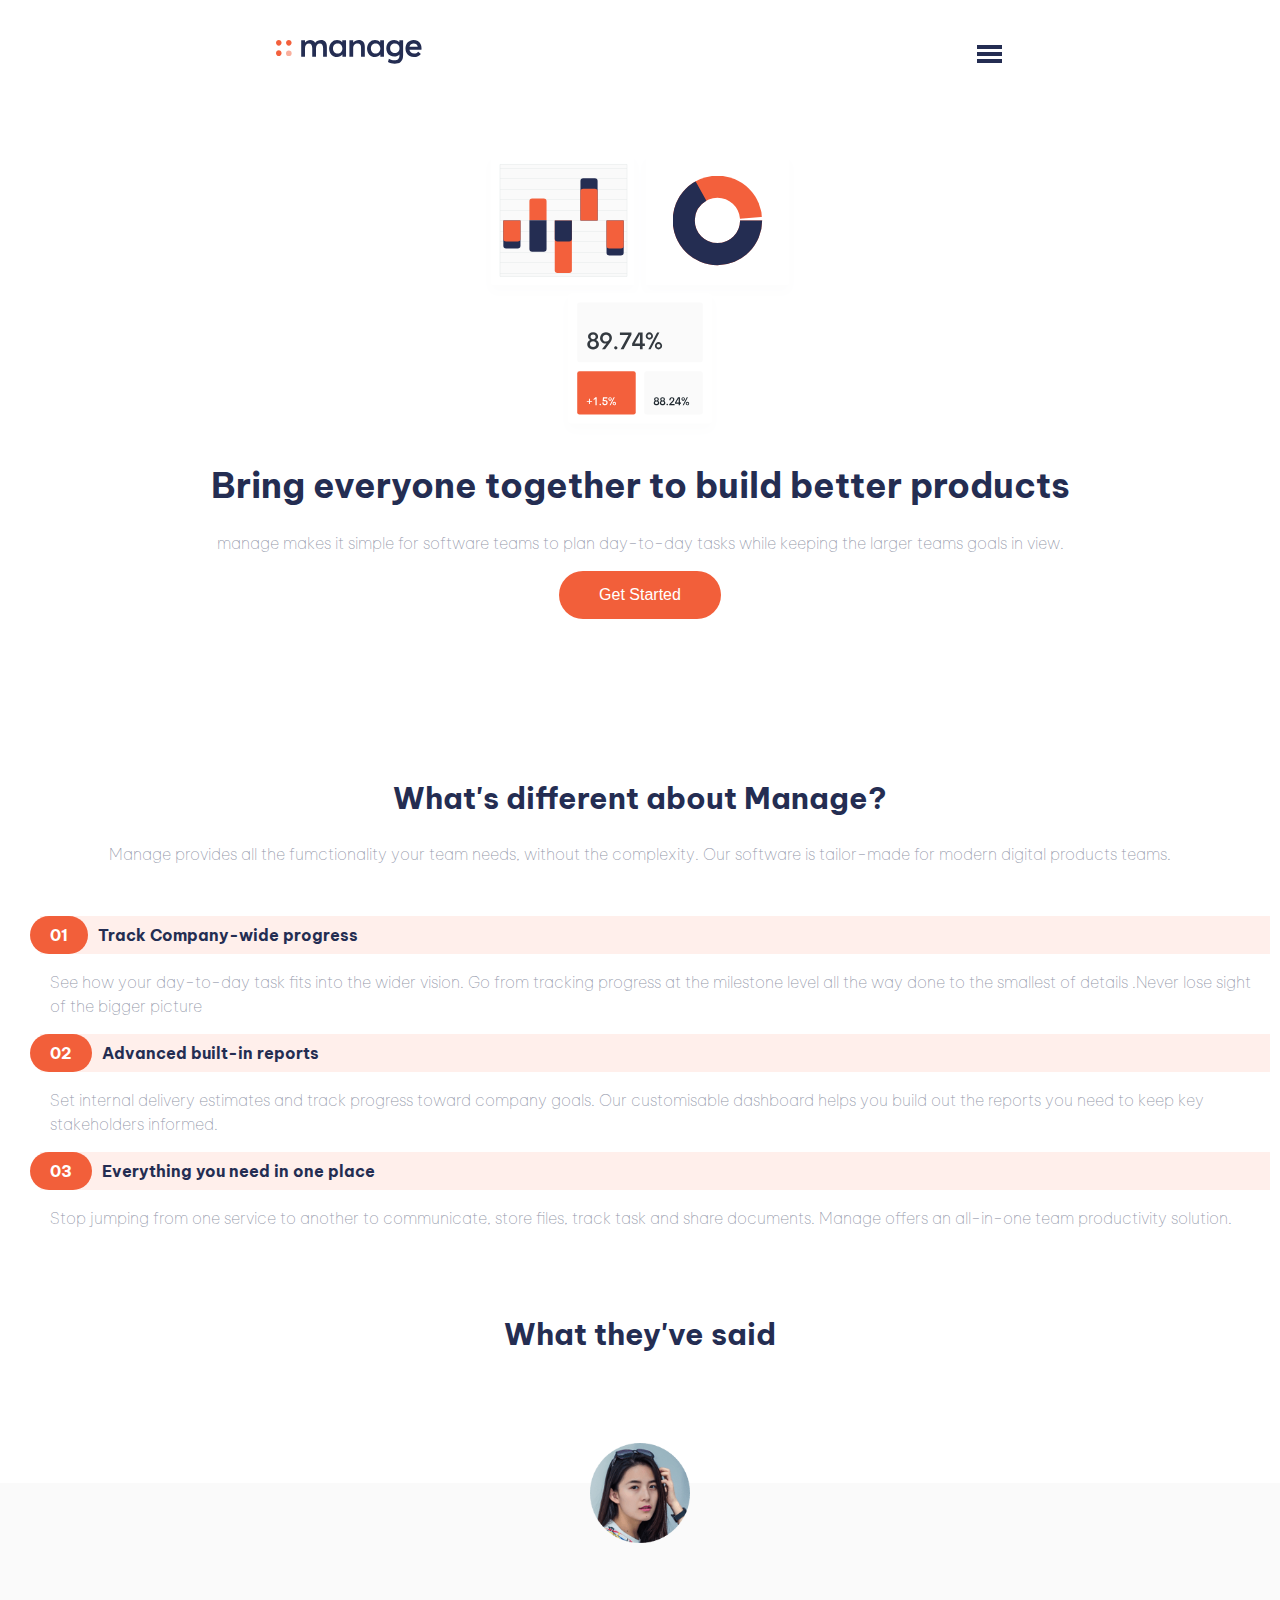
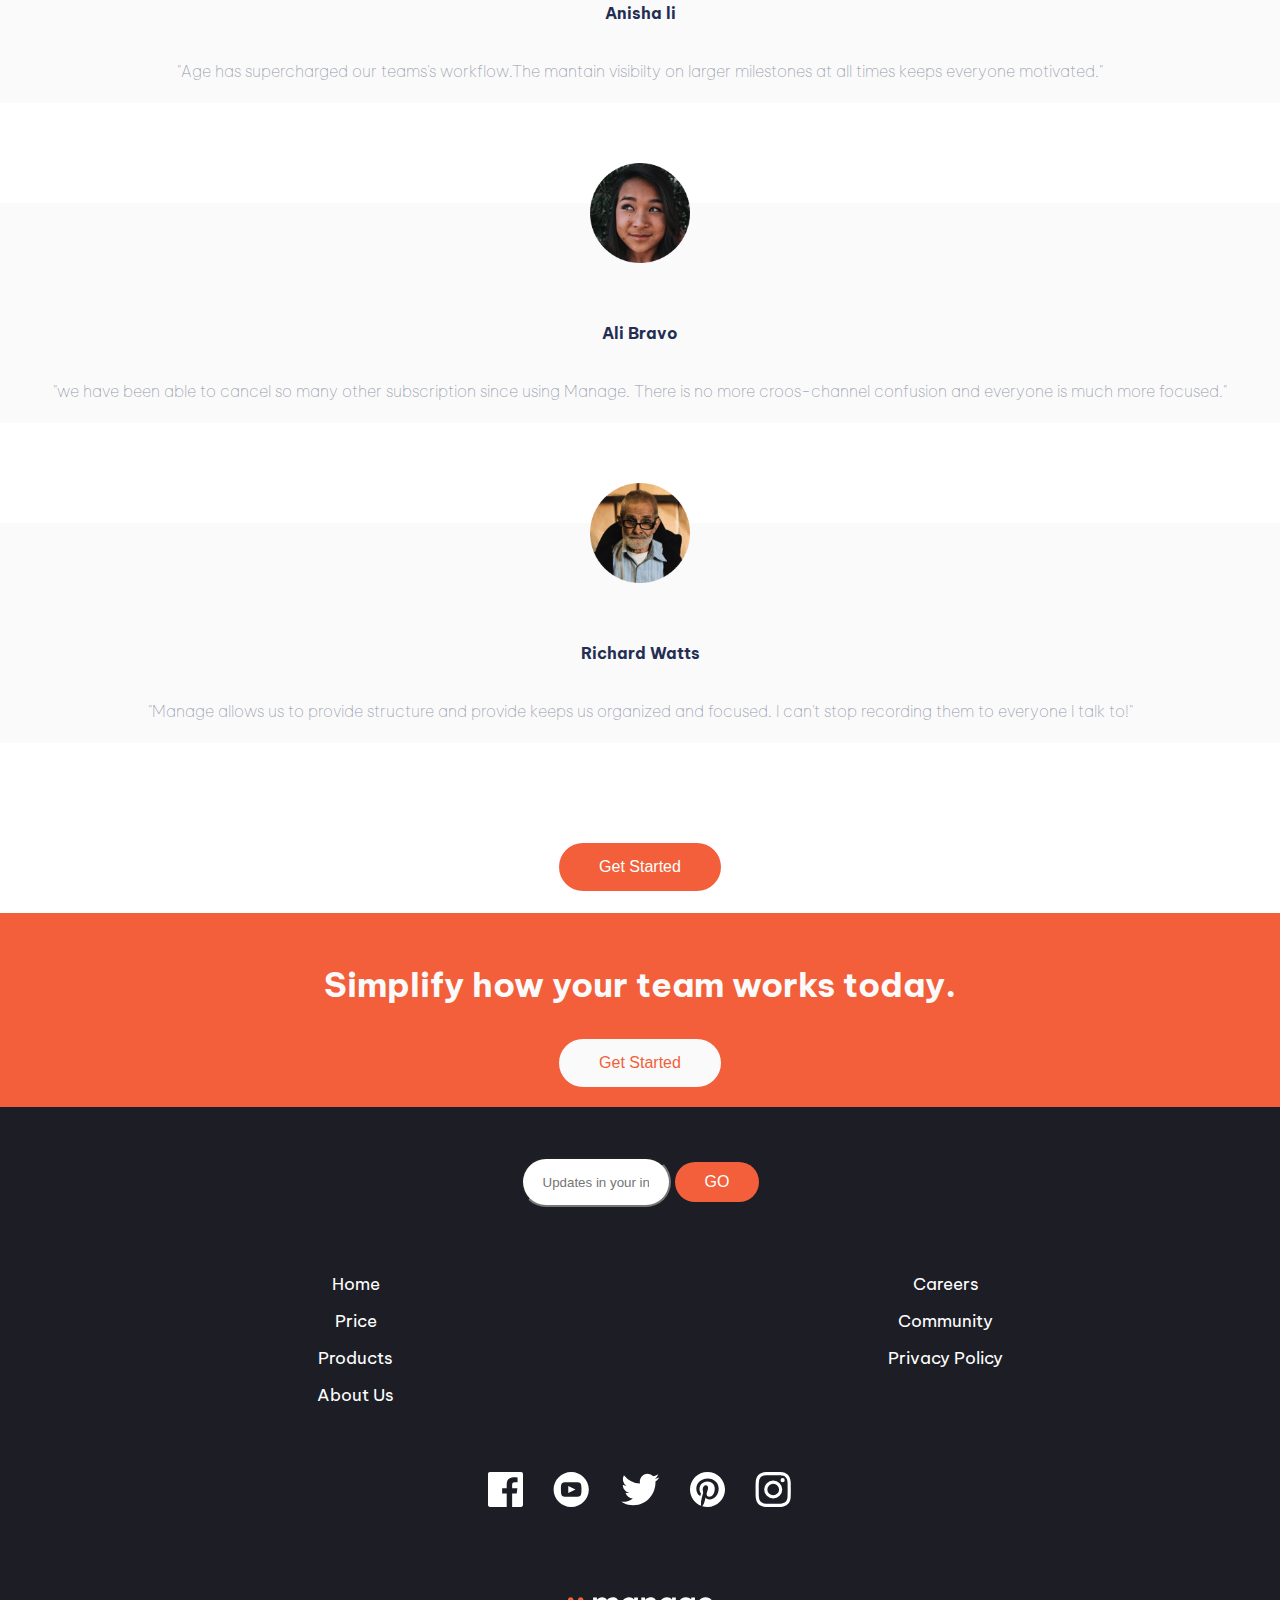
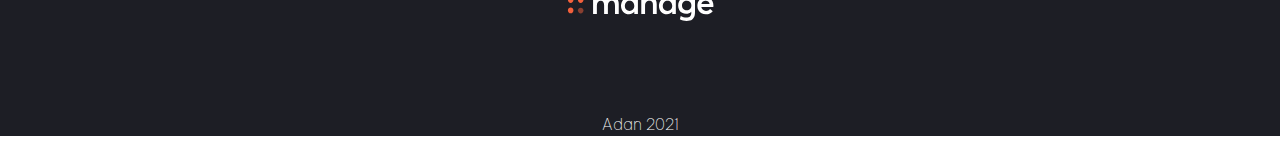
<file: FrontEnd/Front1-AdanMateo/index.html>
<!DOCTYPE html>
<html lang="es">
  <head>
    <meta charset="UTF-8" />
    <meta name="viewport" content="width=device-width, initial-scale=1.0" />
    <!--Estilos -->
    <link rel="stylesheet" href="styles.css" />
    <!--Íconos-->
    <link
      rel="icon"
      type="image/png"
      sizes="32x32"
      href="./images/favicon-32x32.png"
    />
    <!--Fuentes-->
    <link
      href="https://fonts.googleapis.com/css2?family=Be+Vietnam:wght@100;400;500&display=swap"
      rel="stylesheet"
    />
    <script
      src="https://code.jquery.com/jquery-3.5.1.js"
      integrity="sha256-QWo7LDvxbWT2tbbQ97B53yJnYU3WhH/C8ycbRAkjPDc="
      crossorigin="anonymous"
    ></script>
    <!--Título-->
    <title>Frontend I - Landing page - Examen Práctico Final</title>
  </head>

  <body>
    <header>
      <!--LOGO-->
      <div class="contenedordelogo">
        <img src="img/logo.svg" alt="logo" />
      </div>
      <!--Menu-->

      <div class="menu">
        <!--Nav Mobile-->
        <div class="hamburger-menu">
          <img src="./img/icon-hamburger.svg" alt="imagen menu hamburguesa" />
        </div>
        <!--Nav desktop-->
        <div class="menu-pc">
          <nav class="nav">
            <ul>
              <li><a href="#">Home </a></li>
              <li><a href="#">Price</a></li>
              <li><a href="#">Products</a></li>
              <li><a href="#">About Us</a></li>
            </ul>
          </nav>
          <button type="button">Get Started</button>
        </div>
      </div>
    </header>

    <main>
      <!--BANNER-->
      <section class="banner">
        <img src="./img/illustration-intro.svg" alt="gráficos" />
        <div class="texto-banner">
          <h1>Bring everyone together to build better products</h1>
          <p>
            manage makes it simple for software teams to plan day-to-day tasks
            while keeping the larger teams goals in view.
          </p>
        </div>
        <div class="banner-button">
          <button type="button">Get Started</button>
        </div>
      </section>

      <!--CONTENIDO PRINCIPAL - DIFERENCIAS-->
      <section class="contenido-principal">
        <article class="diferencias">
          <div class="texto-diferencias">
            <h2>What's different about Manage?</h2>
            <p>
              Manage provides all the fumctionality your team needs, without the
              complexity. Our software is tailor-made for modern digital
              products teams.
            </p>
          </div>

          <div class="items">
            <div class="list-items">
              <h3><span>01</span>Track Company-wide progress</h3>
              <p>
                See how your day-to-day task fits into the wider vision. Go from
                tracking progress at the milestone level all the way done to the
                smallest of details .Never lose sight of the bigger picture
              </p>
            </div>

            <div class="list-items">
              <h3><span>02</span>Advanced built-in reports</h3>
              <p>
                Set internal delivery estimates and track progress toward
                company goals. Our customisable dashboard helps you build out
                the reports you need to keep key stakeholders informed.
              </p>
            </div>

            <div class="list-items">
              <h3><span>03</span>Everything you need in one place</h3>
              <p>
                Stop jumping from one service to another to communicate, store
                files, track task and share documents. Manage offers an
                all-in-one team productivity solution.
              </p>
            </div>
          </div>
        </article>
      </section>

      <!--TARJETAS DE OPINIONES-->

      <section class="opiniones">
        <h2>What they've said</h2>

        <div clase="tarjetas">
          <article class="tarjeta">
            <img src="./img/avatar-anisha.png" alt="foto de anisha" />
            <div class="comentario">
              <h3>Anisha li</h3>
              <p>
                "Age has supercharged our teams's workflow.The mantain visibilty
                on larger milestones at all times keeps everyone motivated."
              </p>
            </div>
          </article>

          <article class="tarjeta">
            <img src="./img/avatar-ali.png" alt="foto de ali" />
            <div class="comentario">
              <h3>Ali Bravo</h3>
              <p>
                "we have been able to cancel so many other subscription since
                using Manage. There is no more croos-channel confusion and
                everyone is much more focused."
              </p>
            </div>
          </article>

          <article class="tarjeta">
            <img src="./img/avatar-richard.png" alt="foto de ali" />
            <div class="comentario">
              <h3>Richard Watts</h3>
              <p>
                "Manage allows us to provide structure and provide keeps us
                organized and focused. I can't stop recording them to everyone I
                talk to!"
              </p>
            </div>
          </article>
        </div>

        <div class="tarjetas-button">
          <button type="button">Get Started</button>
        </div>
      </section>

      <!--SUBSCRIPCIONES-->
      <section class="subscripciones">
        <h1>Simplify how your team works today.</h1>
        <div class="subscripcion-button">
          <button type="button">Get Started</button>
        </div>
      </section>
    </main>
    <!--FOOTER-->
    <footer>
      <section class="contacto-menu">
        <div class="form">
          <form>
            <label for="input"></label>
            <input
              type="text"
              name="input"
              placeholder="Updates in your inbox..."
            />
            <button type="submit">GO</button>
          </form>
        </div>

        <div class="menu-footer">
          <div class="menu-izquierdo">
            <ul>
              <li><a href="#">Home </a></li>
              <li><a href="#">Price</a></li>
              <li><a href="#">Products</a></li>
              <li><a href="#">About Us</a></li>
            </ul>
          </div>
          <div class="menu-derecho">
            <ul>
              <li><a href="#">Careers</a></li>
              <li><a href="#">Community</a></li>
              <li><a href="#">Privacy Policy</a></li>
            </ul>
          </div>
        </div>

        <div class="iconos">
          <img src="./img/icon-facebook.svg" alt="facebook" />
          <img src="./img/icon-youtube.svg" alt="youtube" />
          <img src="./img/icon-twitter.svg" alt="twitter" />
          <img src="./img/icon-pinterest.svg" alt="pinterest" />
          <img src="./img/icon-instagram.svg" alt="instagram" />
        </div>

        <div class="footer-logo">
          <img src="./img/logofooter.svg" />
        </div>
      </section>

      <!--DERECHOS DE AUTOR-->
      <section class="derechos">
        <p>Adan 2021</p>
      </section>
    </footer>
  </body>
</html>
</file>
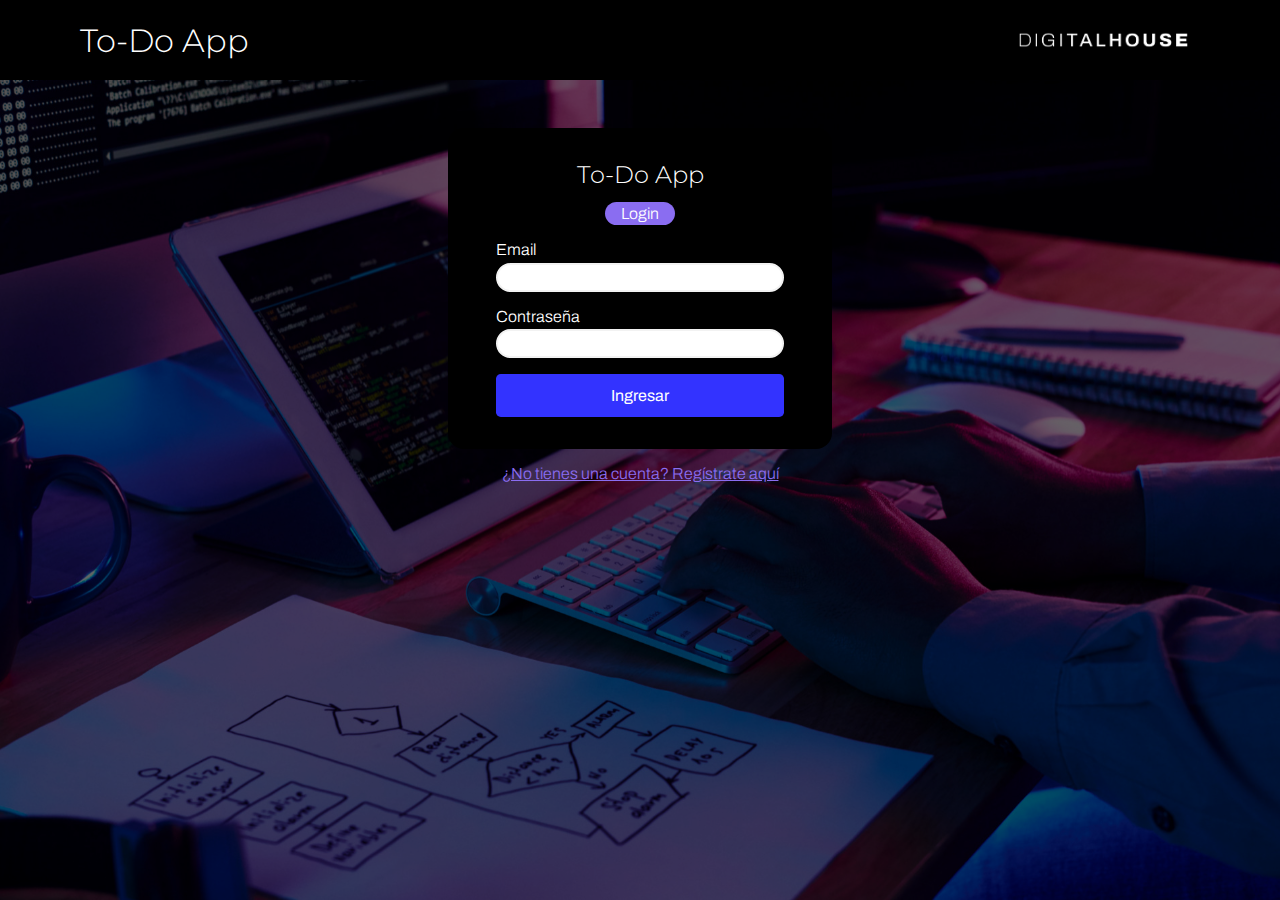
<file: FrontEnd/ToDo-AdanMateo/index.html>
<!DOCTYPE html>
<html lang="es">

<head>
  <meta charset="UTF-8">
  <meta http-equiv="X-UA-Compatible" content="IE=edge">
  <meta name="viewport" content="width=device-width, initial-scale=1.0">
  <title>ToDo App</title>
  <link rel="icon" type="image/x-icon" href="./assets/DH_Logo_Black.png">
  <meta name="description" content="Digital House CTD | Proyecto integrador | FRONTEND II"/>


  <!-- ---------------- estilos compartidos de login y signup ---------------- -->
  <link rel="stylesheet" href="./css/loginSignupStyles.css">

  <!-- ---------------------- logica aplicada en login ----------------------- -->
  <script src="./scripts/utils.js"></script>
  <script src="./scripts/login.js"></script>

</head>

<body>

  <header class="container">
    <nav>
      <h1>To-Do App</h1>
      <img src="./assets/DigitalHouse_Logo_White.png" alt="logo DH">
    </nav>
  </header>

  <div class="container">
    <form>
      <div class="form-header">
        <h2>To-Do App</h2>
        <p class="rounded">Login</p>
      </div>

      <label>Email</label>
      <input id="inputEmail" type="text">
      <label>Contraseña</label>
      <input id="inputPassword" type="password">

      <button type="submit">Ingresar</button>

    </form>

    <div class="ingresarA">
      <a href="signup.html">¿No tienes una cuenta? Regístrate aquí</a>
    </div>

  </div>

</body>

</html>
</file>
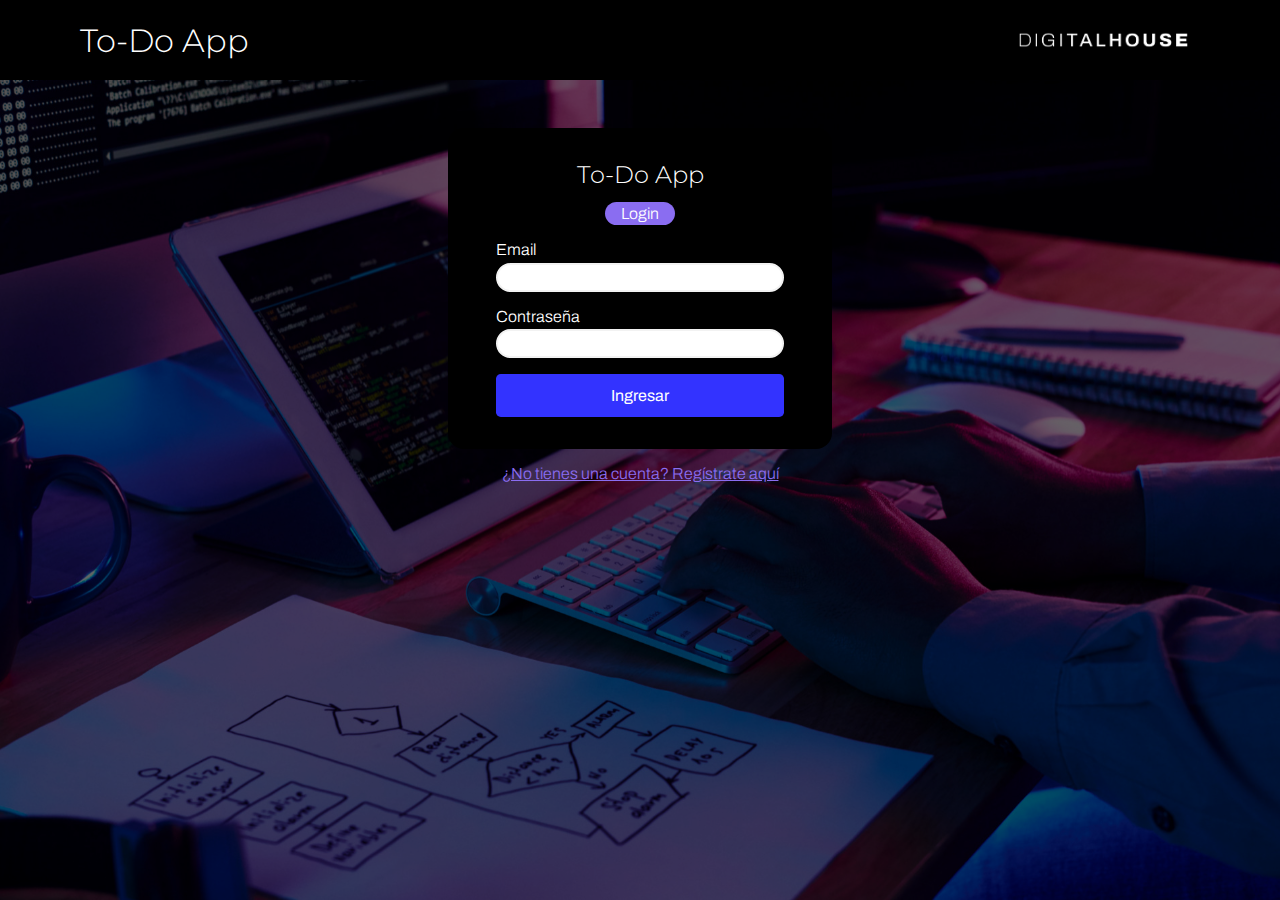
<file: FrontEnd/ToDo-AdanMateo/mis-tareas.html>
<!DOCTYPE html>
<html lang="es">

<head>
  <meta charset="UTF-8">
  <meta http-equiv="X-UA-Compatible" content="IE=edge">
  <meta name="viewport" content="width=device-width, initial-scale=1.0">
  <title>ToDo App</title>
  <link rel="icon" type="image/x-icon" href="./assets/DH_Logo_Black.png">
  <meta name="description" content="Digital House CTD | Proyecto integrador | FRONTEND II" />

  <!-- ----------------------------- estilos CSS ----------------------------- -->
  <link rel="stylesheet" href="./css/tasksStyles.css">

  <!-- ------------------- libreria de iconos Fontawesome -------------------- -->
  <link rel="stylesheet" href="https://cdnjs.cloudflare.com/ajax/libs/font-awesome/6.1.1/css/all.min.css"
    integrity="sha512-KfkfwYDsLkIlwQp6LFnl8zNdLGxu9YAA1QvwINks4PhcElQSvqcyVLLD9aMhXd13uQjoXtEKNosOWaZqXgel0g=="
    crossorigin="anonymous" referrerpolicy="no-referrer" />

  <!-- logica de la página -->
  <script src="./scripts/taks.js"></script>

</head>

<body>

  <!-- cabecera con barra de navegación -->
  <header class="container">
    <nav>
      <h1>To-Do App</h1>

      <div class="user-info">
        <p>nombre</p>
        <div class="user-image"></div>
        <button id="closeApp"><i class="fa-solid fa-right-from-bracket"></i> Cerrar sesión</button>
      </div>
    </nav>
  </header>

  <main class="container">
    <!-- carga de tareas -->
    <form class="nueva-tarea">
      <input id="nuevaTarea" type="text" placeholder="nueva tarea">
      <button type="submit" id="btnCreateTask"><i class="fa-solid fa-pencil"></i> Crear tarea</button>
    </form>

    <!-- contenedor vacío para las que pasen a pendientes -->
    <ul class="tareas-pendientes">

    </ul>

    <h2>Tareas finalizadas <span id="cantidad-finalizadas">0</span></h2>
    <!-- contenedor vacío para las que pasen a terminadas -->
    <ul class="tareas-terminadas">

    </ul>

  </main>


  <footer>
    <img src="./assets/DH_Logo_White.png" alt="">
    <p>| Frontend II Team ♥</p>
  </footer>
</body>

</html>
</file>
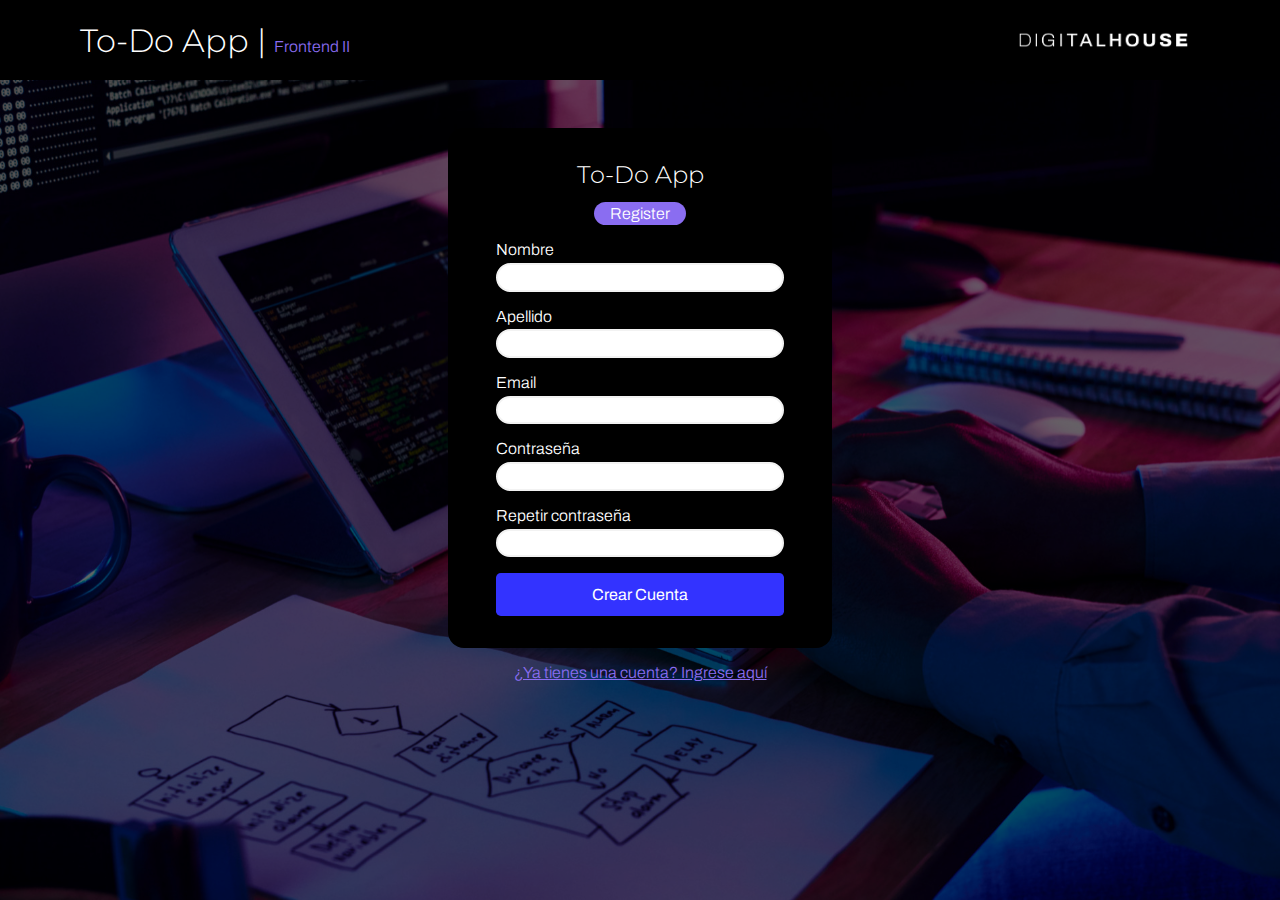
<file: FrontEnd/ToDo-AdanMateo/signup.html>
<!DOCTYPE html>
<html lang="es">

<head>
  <meta charset="UTF-8">
  <meta http-equiv="X-UA-Compatible" content="IE=edge">
  <meta name="viewport" content="width=device-width, initial-scale=1.0">
  <title>ToDo App</title>
  <link rel="icon" type="image/x-icon" href="./assets/DH_Logo_Black.png">
  <meta name="description" content="Digital House CTD | Proyecto integrador | FRONTEND II"/>


  <!-- ---------------- estilos compartidos de login y signup ---------------- -->
  <link rel="stylesheet" href="./css/loginSignupStyles.css">


  <!-- ---------------------- logica aplicada en register -------------------- -->
  <script src="./scripts/utils.js"></script>
  <script src="./scripts/signup.js"></script>

</head>

<body>
  <header class="container">
    <nav>
      <h1>To-Do App | <span>Frontend II</span></h1>
      <img src="./assets/DigitalHouse_Logo_White.png" alt="logo DH">
    </nav>
  </header>

  <div class="container">
    <form>
      <div class="form-header">
        <h2>To-Do App</h2>
        <p class="rounded">Register</p>
      </div>

      <label>Nombre</label>
      <input id="inputNombre" type="text">

      <label>Apellido</label>
      <input id="inputApellido" type="text">

      <label>Email</label>
      <input id="inputEmail" type="text">

      <label>Contraseña</label>
      <input id="inputPassword" type="password">

      <label>Repetir contraseña</label>
      <input id="inputPasswordRepetida" type="password">

      <button type="submit">Crear Cuenta</button>
    </form>

    <div class="ingresarA">
      <a href="index.html">¿Ya tienes una cuenta? Ingrese aquí</a>
    </div>
  </div>

</body>

</html>
</file>
<file: FrontEnd/Front1-AdanMateo/styles.css>
@import url('https://fonts.google.com/specimen/Be+Vietnam');

/*COLORES*/
:root {
    --color-primario-anaranjado: hsl(12, 88%, 59%);
    --color-primario-azul: hsl(228, 39%, 23%);
    --color-neutro-gris: hsl(227, 12%, 61%);
    --color-neutro-azul: hsl(233, 12%, 13%);
    --color-neutro-anaranjado: hsl(13, 100%, 96%);
    --color-neutro-blanco: hsl(0, 0%, 98%);
}

/* Generales*/
* {
    box-sizing: border-box;
}

html,
body {
    margin: 0;
    padding: 0;
    max-width: 100%;
    font-family: 'Be Vietnam', sans-serif;
    font-size: 16px;
    color: var(--color-primario-azul);
    text-align: center;
}

h1 {
    font-weight: 700;
    font-size: 35px;
}

h2 {
    font-weight: bold;
    font-size: 30px
}

h3 {
    font-size: 16px;
}

p {
    color: var(--color-neutro-gris);
    font-weight: lighter;
    line-height: 24px;
}

button {
    padding: 15px 40px;
    border-radius: 50px;
    background-color: var(--color-primario-anaranjado);
    color: white;
    border: none;
    font-size: 16px;
    text-align: center;
}

button:hover {
    opacity: 0.7;
    cursor: pointer
}

li {
    text-decoration: none;
    list-style: none;
}

a {
    text-decoration: none
}

/*HEADER*/
header {
    display: flex;
    justify-content: space-around;
    align-content: center;
    margin-top: 40px;
    height: 100px;
    width: 100%;
}

/*LOGO*/
.logo {
    margin-top: 50px;
    text-align: center;
}

/*BANNER*/
.banner {
    display: flex;
    justify-content: center;
    align-content: center;
    margin: 10px;
}

/*CONTENIDO PRINCIPAL*/
.contenido-principal {
    margin: 160px 10px 60px 10px;
}

.items {
    margin-top: 50px;
    margin-left: 30px;
}

.items h3 {
    background-color: var(--color-neutro-anaranjado);
    padding: 9px 0;
    text-align: left;
}

.items span {
    padding: 9px 20px;
    background-color: var(--color-primario-anaranjado);
    border-radius: 50px;

    color: white;
}

/*TARJETAS*/
.opiniones {
    display: flex;
}

.opiniones h2 {
    margin-bottom: 100px;
}

.tarjeta {
    background-color: var(--color-neutro-blanco);
    margin: 30px 0 100px 0px;
}

.tarjeta img {
    height: 100px;
    position: relative;
    top: -40px
}

.tarjeta p {
    text-align: center;
    padding: 20px;
}

/*SUBSCRICIONES*/
.subscripciones {
    width: 100%;
    background-color: var(--color-primario-anaranjado);
    color: var(--color-neutro-blanco);
}

.subscripciones h1 {
    font-size: 34px;
    padding: 50px 40px 10px 40px;
}

.subscripciones button {
    margin-bottom: 20px;
    color: var(--color-primario-anaranjado);
    background-color: var(--color-neutro-blanco);
}


/*FOOTER*/
footer {
    background-color: var(--color-neutro-azul);
    position: relative;
    margin-top: 0px;
}

/*FORM FOOTER*/

.form {
    display: flex;
    justify-content: center;
    align-content: center;
}

form {
    margin-top: 50px;
}

input {
    height: 50px;
    width: 150px;
    padding: 00px 20px;
    border-radius: 70px
}

form button {
    padding: 11px 30px;

}

/*MENUS FOOTER*/
.menu-footer{
    display: flex;
    margin: 50px;
}

.menu-footer li {
    list-style: none;
    color: white;
    font-size: 17px;
}

.menu-footer a {
    text-decoration: none;
    color:white;
}

.menu-footer li:hover {
    color: var(--color-primario-anaranjado);
}


/*DERECHOS DE AUTOR*/
.derechos p{
    color: white;
}


@media only screen and (min-width: 375px) {


    /*HAMBURGER*/
    .hamburger-menu {
        float: right;
        cursor: pointer;
        height: 4px;
        margin-top: 5px;
        width: 30px;
    }

    /* MENU PC*/
    .menu-pc {
        display: none;
    }

    .menu-pc button {
        display: none;
    }

    /*BANNER*/
    .banner {
        flex-direction: column;
    }

    .banner img {
        height: 290px;
        margin: 0 auto
    }

    /*CONTENIDO PRINCIPAL*/

    .items h3 {
        width: 100%;
    }

    .items p {
        text-align: left;
        margin-left: 10px
    }

    .items span {
        text-align: left;
        position: relative;
        right: 10px
    }

    /*TARJETAS*/
    .opiniones {
        width: 100%;
        justify-content: space-around;
        flex-direction: column;
    }

    /*SUBSCRICIONES*/
    .subscripciones {
        text-align: center;
    }

    /*MENUS FOOTER*/
.menu-footer{
    justify-content: space-around;
}

.menu-footer li {
    margin-top: 15px;
}

.iconos {
    display: flex;
    justify-content: center;
    margin-bottom: 50px;
}

.iconos img {
    height: 35px;
    margin: 0 15px;
}


.footer-logo {
    display: flex;
    justify-content: center;
    margin-top: 90px;
    margin-bottom: 90px;
}


}

    @media only screen and (min-width: 1440px) {

        /*HAMBURGER*/
        .hamburger-menu {
            display: none;
        }

        /*MENU PC*/
        .menu-pc {
            display: flex;
            position: relative;
            margin-top: -15px;
            left: 40px;
        }

        .nav li {
            display: inline-block;
            padding: 10px;
            cursor: pointer;

        }

        .nav li a {
            text-decoration: none;
            color: var(--color-primario-azul);
        }

        .nav li a:hover {
            opacity: 0.7;
            cursor: pointer;
            color: var(var(--color-neutro-gris));
        }

        .menu-pc button {
            display: block;
            height: fit-content;
            float: left;
            margin-left: 250px
        }

        /*BANNER*/
        .banner {
            flex-direction: row-reverse;
        }

        .banner img {
            position: relative;
            height: 400px;
            right: 0%;
            left: 10%;
            top: -85%;

        }

        .texto-banner {
            position: relative;
            width: 400px;
            left: 10%;
            text-align: left;
        }

        .texto-banner p {
            text-align: left;
        }

        .banner button {
            position: absolute;
            float: left;
            margin-left: 17em;
            margin-top: 20em;
        }

        /*CONTENIDO PRINCIPAL*/

        .contenido-principal {
            width: 100%;
            height: 600px;
            display: flex;
        }

        .texto-diferencias {
            position: absolute;
            width: 400px;
            right: 60%;
        }

        .texto-diferencias h2 {
            padding-bottom: 20px;
            text-align: left;
        }

        .texto-diferencias p {
            text-align: left;
        }

        .items {
            width: 500px;
            position: absolute;
            left: 50%;
            margin-top: -5px;
        }

        .items h3 {
            background: none;
        }

        /*TARJETAS*/
        .opiniones * {
            display: flex;
            flex-direction: row;
            gap: 20px;
            margin: 0;
        }

        .tarjeta {
            width: 40%;
            height: 300px;
        }

        .comentario h3 {
            position: relative;
            top: 70px;
            left: 25%;
        }

        .comentario p {
            position: relative;
            bottom: -100px;
            left: -100px;
        }


        .tarjeta img {
            position: relative;
            left: 41.32%;
            right: 41.32%;
            top: -25%;
            height: 130px;

        }

        .opiniones h2 {
            width: 400px;
            margin-bottom: 100px;
            position: relative;
            left: 642px;
        }

        .tarjetas-button {
            width: 200px;
            position: relative;
            left: 630px;
            margin: 50px;
        }
/*SUSCRIPCION*/
.subscripciones{
    margin-top: 50px;
        display: flex;
        justify-content: space-evenly;
       text-align:  center;
}
.subscripciones button{
    margin-top: 90px;
}

/*FOOTER*/
footer{
    width: 100%;
}
.contacto-menu{
    display: flex;
    justify-content: center;
    flex-direction: row-reverse;
}

.menus li {
    position: relative;
    right: 50px;
    margin-left: 50px
}
.menu-footer{
    justify-content: space-around;
}
.iconos img {
    position: relative;
 top:200px;
    right: 150px;
}

.footer_logo {
    position: relative;
    left: 80px;
}

.footer_bottom p {
    font-weight: 400;
    font-size: 14px;
    float: right;
    top: 0;
    margin-right: 40px
}

form {
    margin-right: 40px;
}

input {
    height: 50px;
    width: 200px;
    padding: 00px 20px;
    border-radius: 70px
}

.icons img {
    height: 26px;
    margin: 0 5px
}

.derechos{
    position: absolute;
margin-top: -150px;
right: 20%;
}


    }
</file>
<file: FrontEnd/ToDo-AdanMateo/css/loginSignupStyles.css>
@import url('./globalStyles.css');

body {
    background-image: url('../assets/wallpaper1.jpg');
    background-repeat: no-repeat;
    background-position: center;
    background-size: cover;
    /* capa sobre fondo */
    box-shadow: inset 0 0 0 1000px rgba(0, 0, 0, .6);

}

header {
    background-color: var(--negro);
    height: 5rem;
    margin-bottom: 3rem;
}

nav {
    padding: 1rem;
    height: 100%;
    display: flex;
    justify-content: space-between;
    align-items: center;
}

nav h1 span {
    font-weight: 300;
    font-size: 1rem;
    color: var(--lila);
}
nav img {
    display: block;
    height: 80%;
}

.container {
    padding: 0 5%;
}

form {
    background-color: var(--negro);
    max-width: 24rem;
    margin: 0 auto;
    padding: 2rem 3rem;
    border-radius: 1rem;
    display: flex;
    flex-direction: column;
}


.form-header {
    display: flex;
    flex-direction: column;
    align-items: center;
    margin-bottom: 1rem;
}

.form-header h2 {
    margin-bottom: .8rem;
}

.form-header p {
    background-color: var(--lila);
    padding: .2rem 1rem;
}

form label {
    margin-bottom: .3rem;
}

form input {
    border-radius: 100vh;
    margin-bottom: 1rem;
    padding: .3rem 1rem;
    border: 2px solid var(--app-grey);
}

form input:focus {
    outline: none;
    border: 2px solid var(--lila);
}

form button{
    background-color: var(--azul);
    color: white;
    padding: .8rem 0;
    border-radius: .3rem;
    font-size: 1rem;
    font-weight: 400;
}
form button:hover{
    background-color: var(--azul-hover);
}

.ingresarA {
    padding: 1rem 0;
    text-align: center;
}

.ingresarA a {
    color: var(--lila);
}
.ingresarA a:hover{
    color: var(--azul);
}
</file>
<file: FrontEnd/ToDo-AdanMateo/css/tasksStyles.css>
@import url('./globalStyles.css');


body {
    background-color: var(--oscuro);
    background-image: url('../assets/wallpaper3.jpg');
    background-repeat: no-repeat;
    background-position: center;
    background-size: cover;
    /* capa sobre fondo */
    box-shadow: inset 0 0 0 1000px rgba(0, 0, 0, .8);

}

header {
    background-color: var(--negro);
    height: 5rem;
    margin-bottom: 3rem;
}

nav {
    padding: 1rem;
    height: 100%;
    display: flex;
    justify-content: space-between;
    align-items: center;
}

nav .user-info {
    display: flex;
    justify-content: space-between;
    align-items: center;
}

nav .user-info .user-image {
    width: 40px;
    height: 40px;
    background-color: white;
    background-image: url('../assets/user.png');
    background-repeat: no-repeat;
    background-position: center;
    background-size: cover;
    border-radius: 50vh;
    margin-left: .5rem;
}

nav .user-info button {
    background-color: var(--laranja);
    color: white;
    padding: .5rem 1rem;
    margin-left: 2rem;
    border-radius: .3rem;
    font-size: .8rem;
    font-weight: 400;
}


.container {
    padding: 0 5%;
}

form {
    background-color: var(--negro);
    padding: 2rem 3rem;
    margin-bottom: 1rem;
    border-radius: 1rem;
    display: flex;
    justify-content: space-around;
    align-items: center;
}

form input {

    flex-grow: 1;
    border-radius: 100vh;
    padding: .3rem 1rem;
    border: 2px solid var(--app-grey);
}

form input:focus {
    outline: none;
    border: 2px solid var(--lila);
}

form button {
    background-color: var(--azul);
    color: white;
    padding: .8rem 1.5rem;
    border-radius: .3rem;
    font-size: 1rem;
    margin-left: 1rem;
    font-weight: 400;
}

form button:hover {
    background-color: var(--azul-hover);
}

main ul {
    color: black;
}

main h2 {
    margin: 1.5rem 0 .5rem 0;
}
.user-info p{
    text-transform: capitalize;
}

/* ------------Tareas pendientes */
.tareas-pendientes .tarea {
    background-color: var(--app-grey);
    margin-bottom: .7rem;
    border-radius: .5rem;
    border-left: .6rem solid grey;
    padding: .5rem 1rem;
    display: flex;
    justify-content: space-between;
    align-items: center;
}

.tareas-pendientes .tarea i {
    pointer-events: none;
    color: grey;
    font-size: 1.4rem;
    border-radius: 50vh;
}

.tareas-pendientes .tarea button {
    border-radius: 50vh;
}

.tareas-pendientes .tarea button:hover i {
    color: var(--verde);
}

.tareas-pendientes .tarea button:active {
    background-color: var(--verde);
}

.tareas-pendientes .tarea .descripcion {
    padding: .3rem .5rem;
    flex-grow: 1;
    display: flex;
    align-items: center;
}

.tareas-pendientes .tarea .descripcion .nombre {
    flex-grow: 1;
}

.tareas-pendientes .tarea .descripcion .timestamp {
    margin-left: 1rem;
    padding: .3rem .8rem;
    border-radius: 50vh;
    background-color: white;
    color: grey;
    font-size: .9rem;
}

/* ------------Tareas terminadas */
#cantidad-finalizadas {
    background-color: var(--verde);
    border-radius: 50vh;
    padding: .1rem .5rem;
}

.tareas-terminadas .tarea {
    background-color: var(--app-grey);
    margin-bottom: .7rem;
    border-radius: .5rem;
    border-left: .6rem solid var(--verde);
    padding: .5rem;
    display: flex;
    justify-content: space-between;
    align-items: center;
}

.tareas-terminadas .tarea .hecha i {
    font-size: 1.4rem;
    border-radius: 50vh;
    color: var(--verde);
}

.cambios-estados i {
    pointer-events: none;
}

.tareas-terminadas .tarea .descripcion {
    padding: .3rem .5rem;
    color: grey;
    flex-grow: 1;
    display: flex;
    align-items: center;
}

.tareas-terminadas .tarea .descripcion .nombre {
    text-decoration: line-through;
    flex-grow: 1;
}

.tareas-terminadas .tarea .descripcion button {
    font-size: .9rem;
    color: white;
    margin-left: .6rem;
    padding: .4rem;
    border-radius: .3rem;
}

.tareas-terminadas .tarea .cambios-estados button:hover {
    color: var(--negro);
}

.tareas-terminadas .tarea .cambios-estados button:active {
    color: white;
}

.tareas-terminadas .tarea .descripcion .incompleta {
    background-color: var(--azul);
}

.tareas-terminadas .tarea .descripcion .borrar {
    background-color: var(--laranja);
}

footer {
    height: 2rem;
    width: 100%;
    background-color: var(--negro);
    position: fixed;
    bottom: 0;
    display: flex;
    justify-content: center;
    align-items: center;
}

footer img {
    height: 100%;
}
</file>
